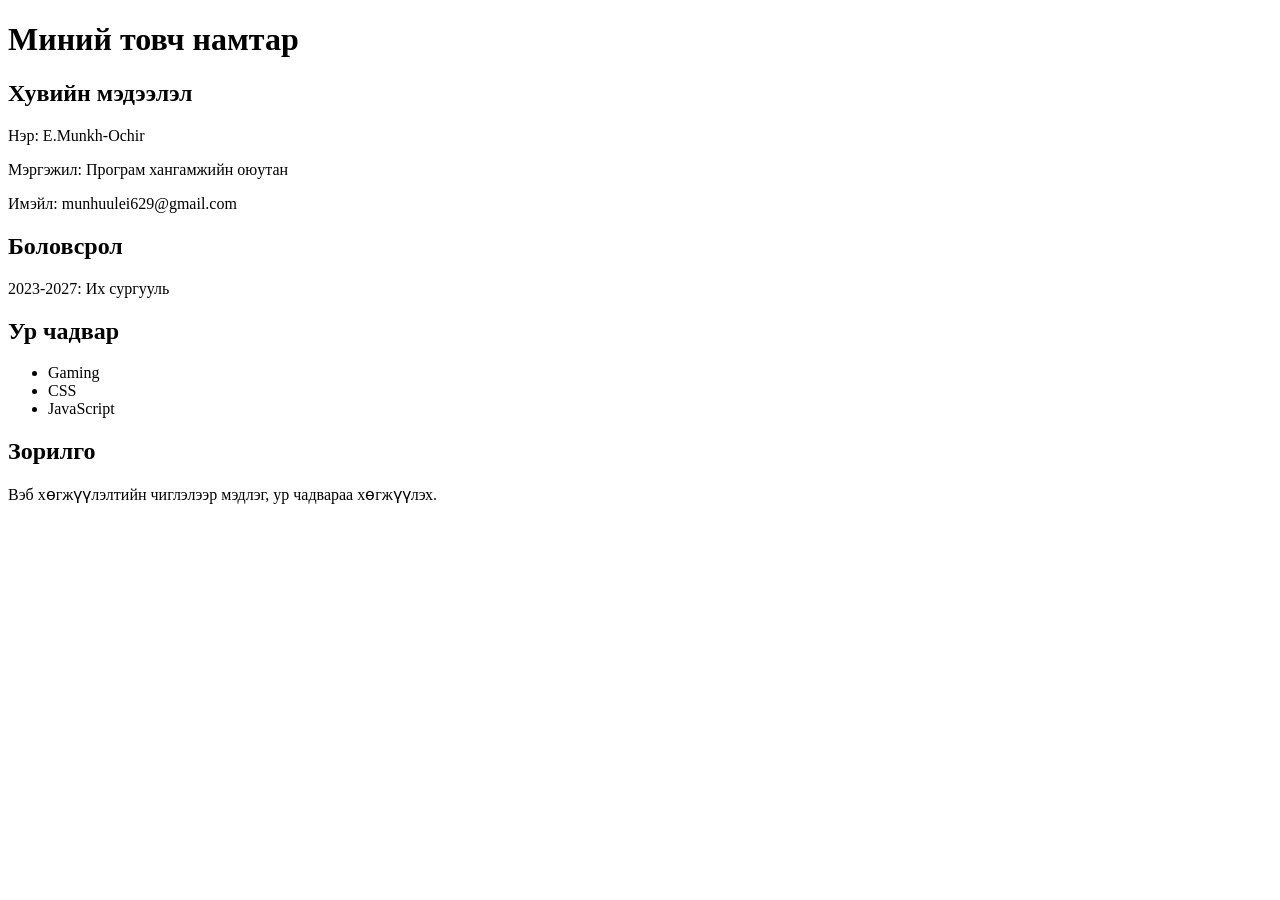
<file: lab1/index.html>
<!DOCTYPE html>
<html lang="mn">
<head>
    <meta charset="UTF-8">
    <meta name="viewport" content="width=device-width, initial-scale=1.0">
    <title>Миний товч CV</title>
</head>
<body>
    <h1>Миний товч намтар</h1>

    <h2>Хувийн мэдээлэл</h2>
    <p>Нэр: E.Munkh-Ochir</p>
    <p>Мэргэжил: Програм хангамжийн оюутан</p>
    <p>Имэйл: munhuulei629@gmail.com</p>

    <h2>Боловсрол</h2>
    <p>2023-2027: Их сургууль</p>

    <h2>Ур чадвар</h2>
    <ul>
        <li>Gaming</li>
        <li>CSS</li>
        <li>JavaScript</li>
    </ul>

    <h2>Зорилго</h2>
    <p>
        Вэб хөгжүүлэлтийн чиглэлээр мэдлэг,
        ур чадвараа хөгжүүлэх.
    </p>
</body>
</html>
</file>
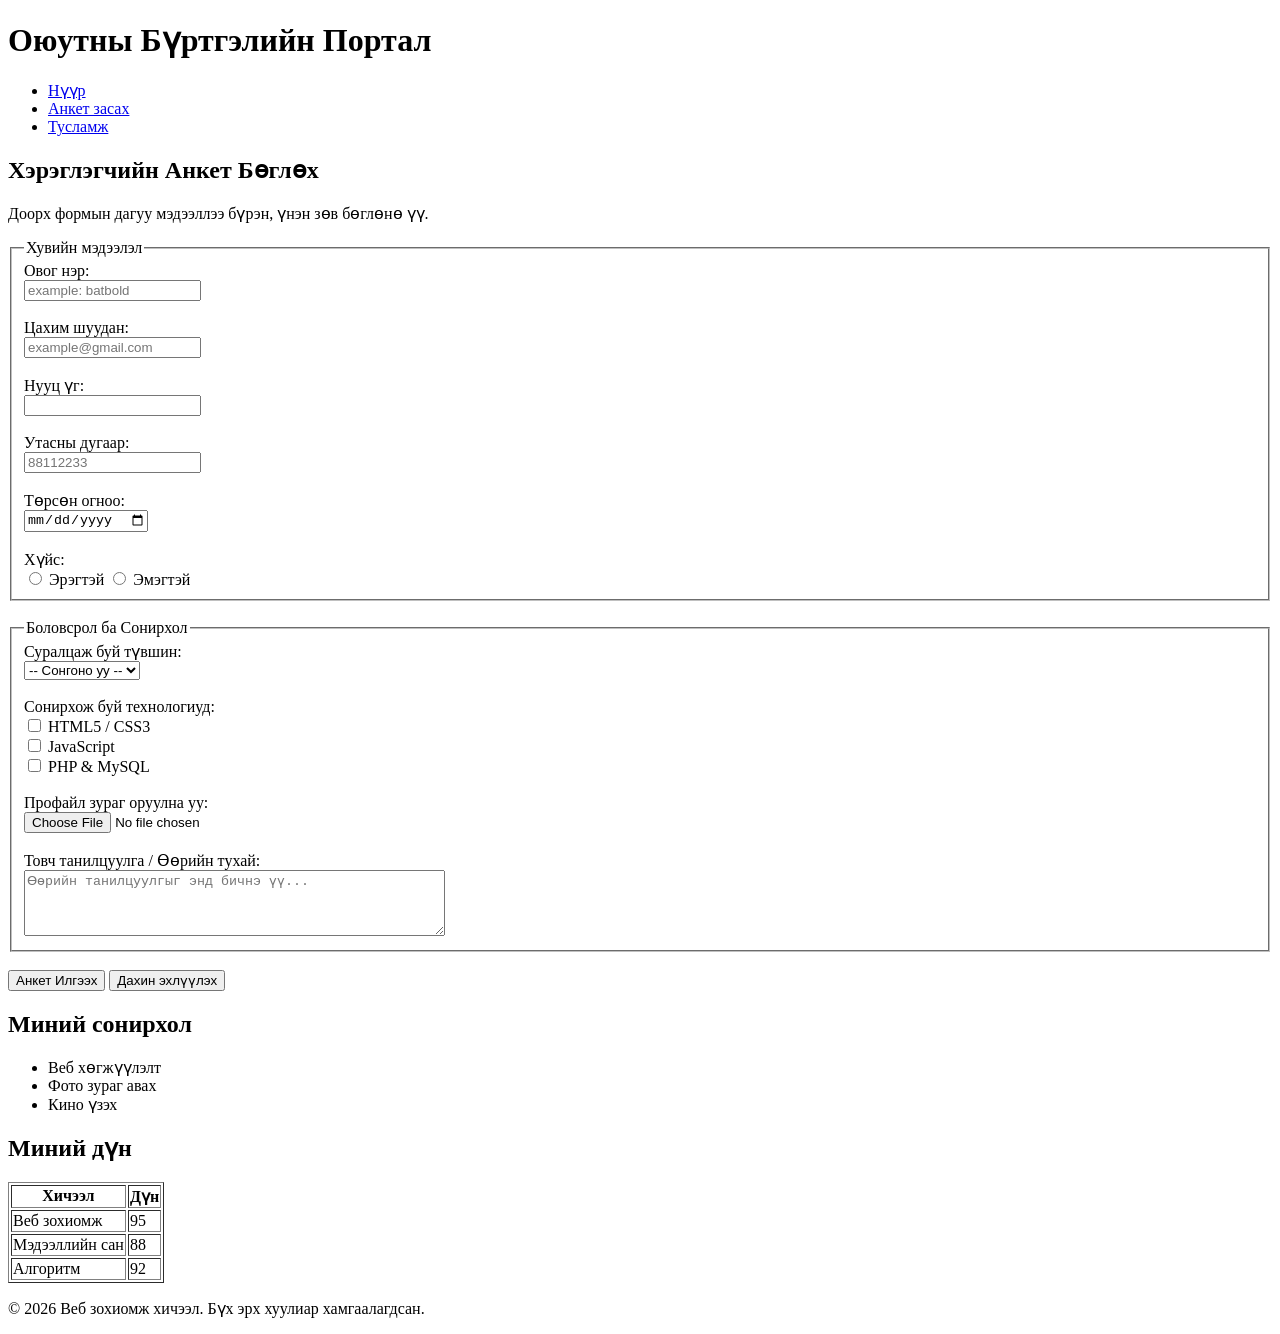
<file: lab2/index.html>
<!DOCTYPE html>
<html lang="mn">
<head>
    <meta charset="UTF-8">
    <meta name="viewport" content="width=device-width, initial-scale=1.0">
    <title>Лаборатори 02: Хэрэглэгчийн анкет</title>
</head>

<body>

    <!-- Толгой хэсэг -->
    <header>
        <h1>Оюутны Бүртгэлийн Портал</h1>

        <nav>
            <ul>
                <li><a href="../index.html">Нүүр</a></li>
                <li><a href="#">Анкет засах</a></li>
                <li><a href="#">Тусламж</a></li>
            </ul>
        </nav>
    </header>

    <!-- Үндсэн хэсэг -->
    <main>

        <!-- Хэрэглэгчийн анкет -->
        <article>
            <section>
                <h2>Хэрэглэгчийн Анкет Бөглөх</h2>

                <p>
                    Доорх формын дагуу мэдээллээ бүрэн,
                    үнэн зөв бөглөнө үү.
                </p>

                <form action="#" method="POST"
                      enctype="multipart/form-data">

                    <!-- Хувийн мэдээлэл -->
                    <fieldset>
                        <legend>Хувийн мэдээлэл</legend>

                        <label for="fullname">Овог нэр:</label><br>
                        <input
                            type="text"
                            id="fullname"
                            name="fullname"
                            placeholder="example: batbold"
                            required
                            minlength="2"
                        >
                        <br><br>

                        <label for="email">Цахим шуудан:</label><br>
                        <input
                            type="email"
                            id="email"
                            name="email"
                            placeholder="example@gmail.com"
                            required
                        >
                        <br><br>

                        <label for="password">Нууц үг:</label><br>
                        <input
                            type="password"
                            id="password"
                            name="password"
                            required
                            minlength="6"
                        >
                        <br><br>

                        <label for="phone">Утасны дугаар:</label><br>
                        <input
                            type="tel"
                            id="phone"
                            name="phone"
                            pattern="[0-9]{8}"
                            placeholder="88112233"
                            title="8 оронтой утасны дугаар оруулна уу"
                            required
                        >
                        <br><br>

                        <label for="dob">Төрсөн огноо:</label><br>
                        <input
                            type="date"
                            id="dob"
                            name="dob"
                            required
                        >
                        <br><br>

                        <label>Хүйс:</label><br>

                        <input
                            type="radio"
                            id="male"
                            name="gender"
                            value="male"
                            required
                        >
                        <label for="male">Эрэгтэй</label>

                        <input
                            type="radio"
                            id="female"
                            name="gender"
                            value="female"
                        >
                        <label for="female">Эмэгтэй</label>

                    </fieldset>

                    <br>

                    <!-- Боловсрол ба сонирхол -->
                    <fieldset>
                        <legend>Боловсрол ба Сонирхол</legend>

                        <label for="degree">
                            Суралцаж буй түвшин:
                        </label><br>

                        <select id="degree" name="degree" required>
                            <option value="">-- Сонгоно уу --</option>
                            <option value="bachelor">Бакалавр</option>
                            <option value="master">Магистр</option>
                            <option value="doctor">Докторант</option>
                        </select>

                        <br><br>

                        <label>Сонирхож буй технологиуд:</label>
                        <br>

                        <input
                            type="checkbox"
                            id="html"
                            name="skills"
                            value="HTML"
                        >
                        <label for="html">HTML5 / CSS3</label>
                        <br>

                        <input
                            type="checkbox"
                            id="js"
                            name="skills"
                            value="JavaScript"
                        >
                        <label for="js">JavaScript</label>
                        <br>

                        <input
                            type="checkbox"
                            id="php"
                            name="skills"
                            value="PHP"
                        >
                        <label for="php">PHP & MySQL</label>

                        <br><br>

                        <label for="avatar">
                            Профайл зураг оруулна уу:
                        </label><br>

                        <input
                            type="file"
                            id="avatar"
                            name="avatar"
                            accept="image/*"
                        >

                        <br><br>

                        <label for="bio">
                            Товч танилцуулга / Өөрийн тухай:
                        </label><br>

                        <textarea
                            id="bio"
                            name="bio"
                            rows="4"
                            cols="50"
                            placeholder="Өөрийн танилцуулгыг энд бичнэ үү..."
                        ></textarea>

                    </fieldset>

                    <br>

                    <button type="submit">
                        Анкет Илгээх
                    </button>

                    <button type="reset">
                        Дахин эхлүүлэх
                    </button>

                </form>
            </section>
        </article>

        <!-- Сонирхлын жагсаалт -->
        <section>
            <h2>Миний сонирхол</h2>

            <ul>
                <li>Веб хөгжүүлэлт</li>
                <li>Фото зураг авах</li>
                <li>Кино үзэх</li>
            </ul>
        </section>

        <!-- Дүнгийн хүснэгт -->
        <section>
            <h2>Миний дүн</h2>

            <table border="1">
                <thead>
                    <tr>
                        <th>Хичээл</th>
                        <th>Дүн</th>
                    </tr>
                </thead>

                <tbody>
                    <tr>
                        <td>Веб зохиомж</td>
                        <td>95</td>
                    </tr>

                    <tr>
                        <td>Мэдээллийн сан</td>
                        <td>88</td>
                    </tr>

                    <tr>
                        <td>Алгоритм</td>
                        <td>92</td>
                    </tr>
                </tbody>
            </table>
        </section>

    </main>

    <!-- Хөл хэсэг -->
    <footer>
        <p>
            &copy; 2026 Веб зохиомж хичээл.
            Бүх эрх хуулиар хамгаалагдсан.
        </p>
    </footer>

</body>
</html>
</file>
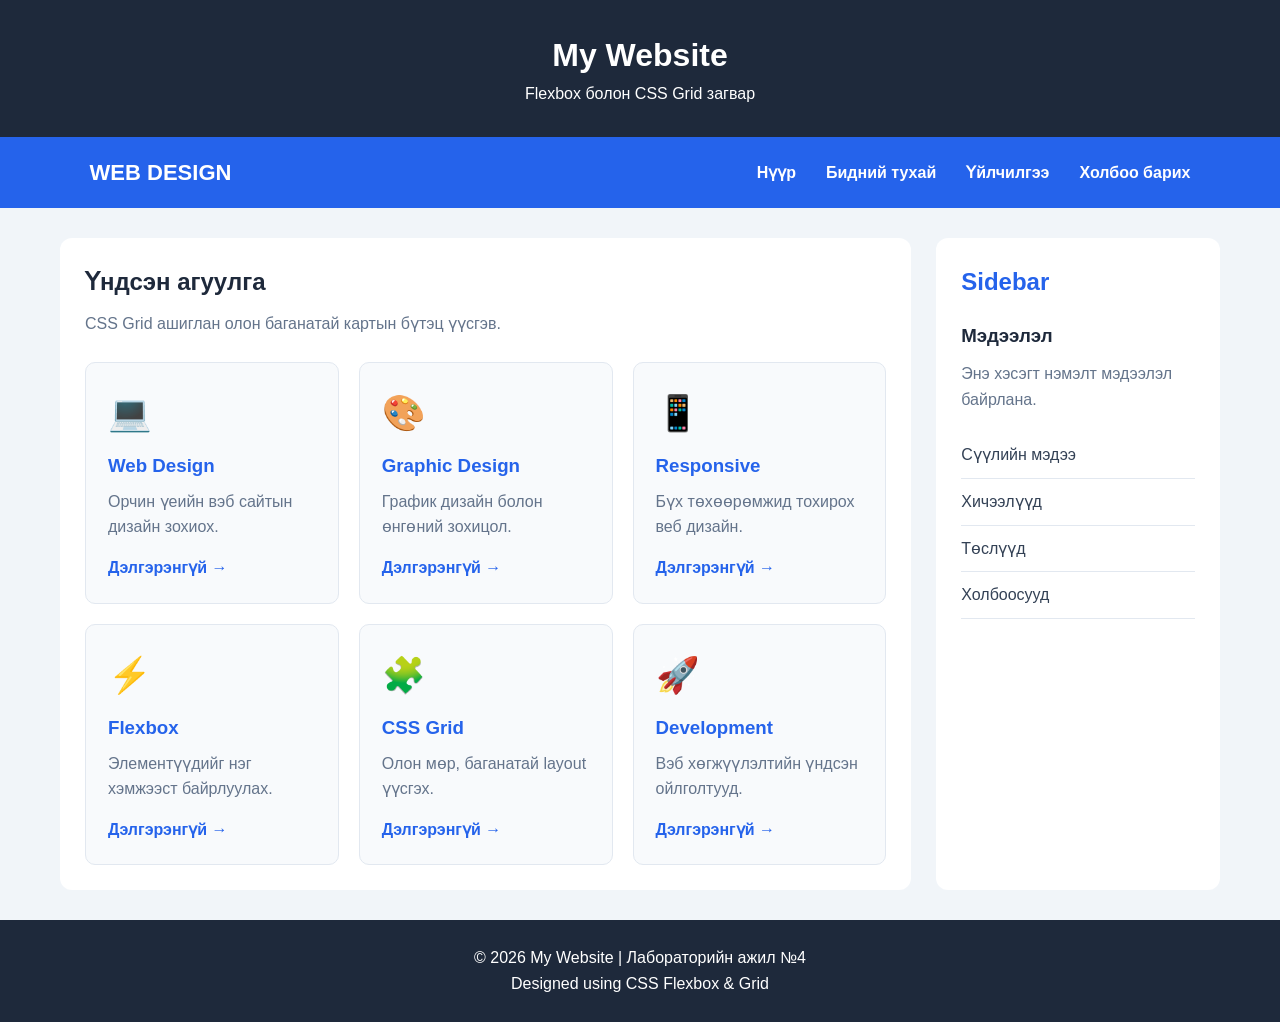
<file: lab4/index.html>
<!DOCTYPE html>
<html lang="mn">
<head>
    <meta charset="UTF-8">
    <meta name="viewport" content="width=device-width, initial-scale=1.0">
    <title>Лаборатори №4 - Flexbox & Grid</title>
    <link rel="stylesheet" href="style.css">
</head>
<body>

    <!-- Header -->
    <header class="header">
        <h1>My Website</h1>
        <p>Flexbox болон CSS Grid загвар</p>
    </header>

    <!-- Navigation -->
    <nav class="navbar">
        <div class="logo">WEB DESIGN</div>

        <ul class="nav-links">
            <li><a href="#">Нүүр</a></li>
            <li><a href="#">Бидний тухай</a></li>
            <li><a href="#">Үйлчилгээ</a></li>
            <li><a href="#">Холбоо барих</a></li>
        </ul>
    </nav>

    <!-- Main Layout -->
    <div class="container">

        <!-- Main Content -->
        <main class="main-content">
            <h2>Үндсэн агуулга</h2>
            <p class="description">
                CSS Grid ашиглан олон баганатай картын бүтэц үүсгэв.
            </p>

            <section class="card-grid">

                <article class="card">
                    <div class="card-icon">💻</div>
                    <h3>Web Design</h3>
                    <p>Орчин үеийн вэб сайтын дизайн зохиох.</p>
                    <a href="#">Дэлгэрэнгүй →</a>
                </article>

                <article class="card">
                    <div class="card-icon">🎨</div>
                    <h3>Graphic Design</h3>
                    <p>График дизайн болон өнгөний зохицол.</p>
                    <a href="#">Дэлгэрэнгүй →</a>
                </article>

                <article class="card">
                    <div class="card-icon">📱</div>
                    <h3>Responsive</h3>
                    <p>Бүх төхөөрөмжид тохирох веб дизайн.</p>
                    <a href="#">Дэлгэрэнгүй →</a>
                </article>

                <article class="card">
                    <div class="card-icon">⚡</div>
                    <h3>Flexbox</h3>
                    <p>Элементүүдийг нэг хэмжээст байрлуулах.</p>
                    <a href="#">Дэлгэрэнгүй →</a>
                </article>

                <article class="card">
                    <div class="card-icon">🧩</div>
                    <h3>CSS Grid</h3>
                    <p>Олон мөр, баганатай layout үүсгэх.</p>
                    <a href="#">Дэлгэрэнгүй →</a>
                </article>

                <article class="card">
                    <div class="card-icon">🚀</div>
                    <h3>Development</h3>
                    <p>Вэб хөгжүүлэлтийн үндсэн ойлголтууд.</p>
                    <a href="#">Дэлгэрэнгүй →</a>
                </article>

            </section>
        </main>

        <!-- Sidebar -->
        <aside class="sidebar">
            <h2>Sidebar</h2>
            <h3>Мэдээлэл</h3>
            <p>Энэ хэсэгт нэмэлт мэдээлэл байрлана.</p>

            <ul>
                <li><a href="#">Сүүлийн мэдээ</a></li>
                <li><a href="#">Хичээлүүд</a></li>
                <li><a href="#">Төслүүд</a></li>
                <li><a href="#">Холбоосууд</a></li>
            </ul>
        </aside>

    </div>

    <!-- Footer -->
    <footer class="footer">
        <p>© 2026 My Website | Лабораторийн ажил №4</p>
        <p>Designed using CSS Flexbox & Grid</p>
    </footer>

</body>
</html>
</file>
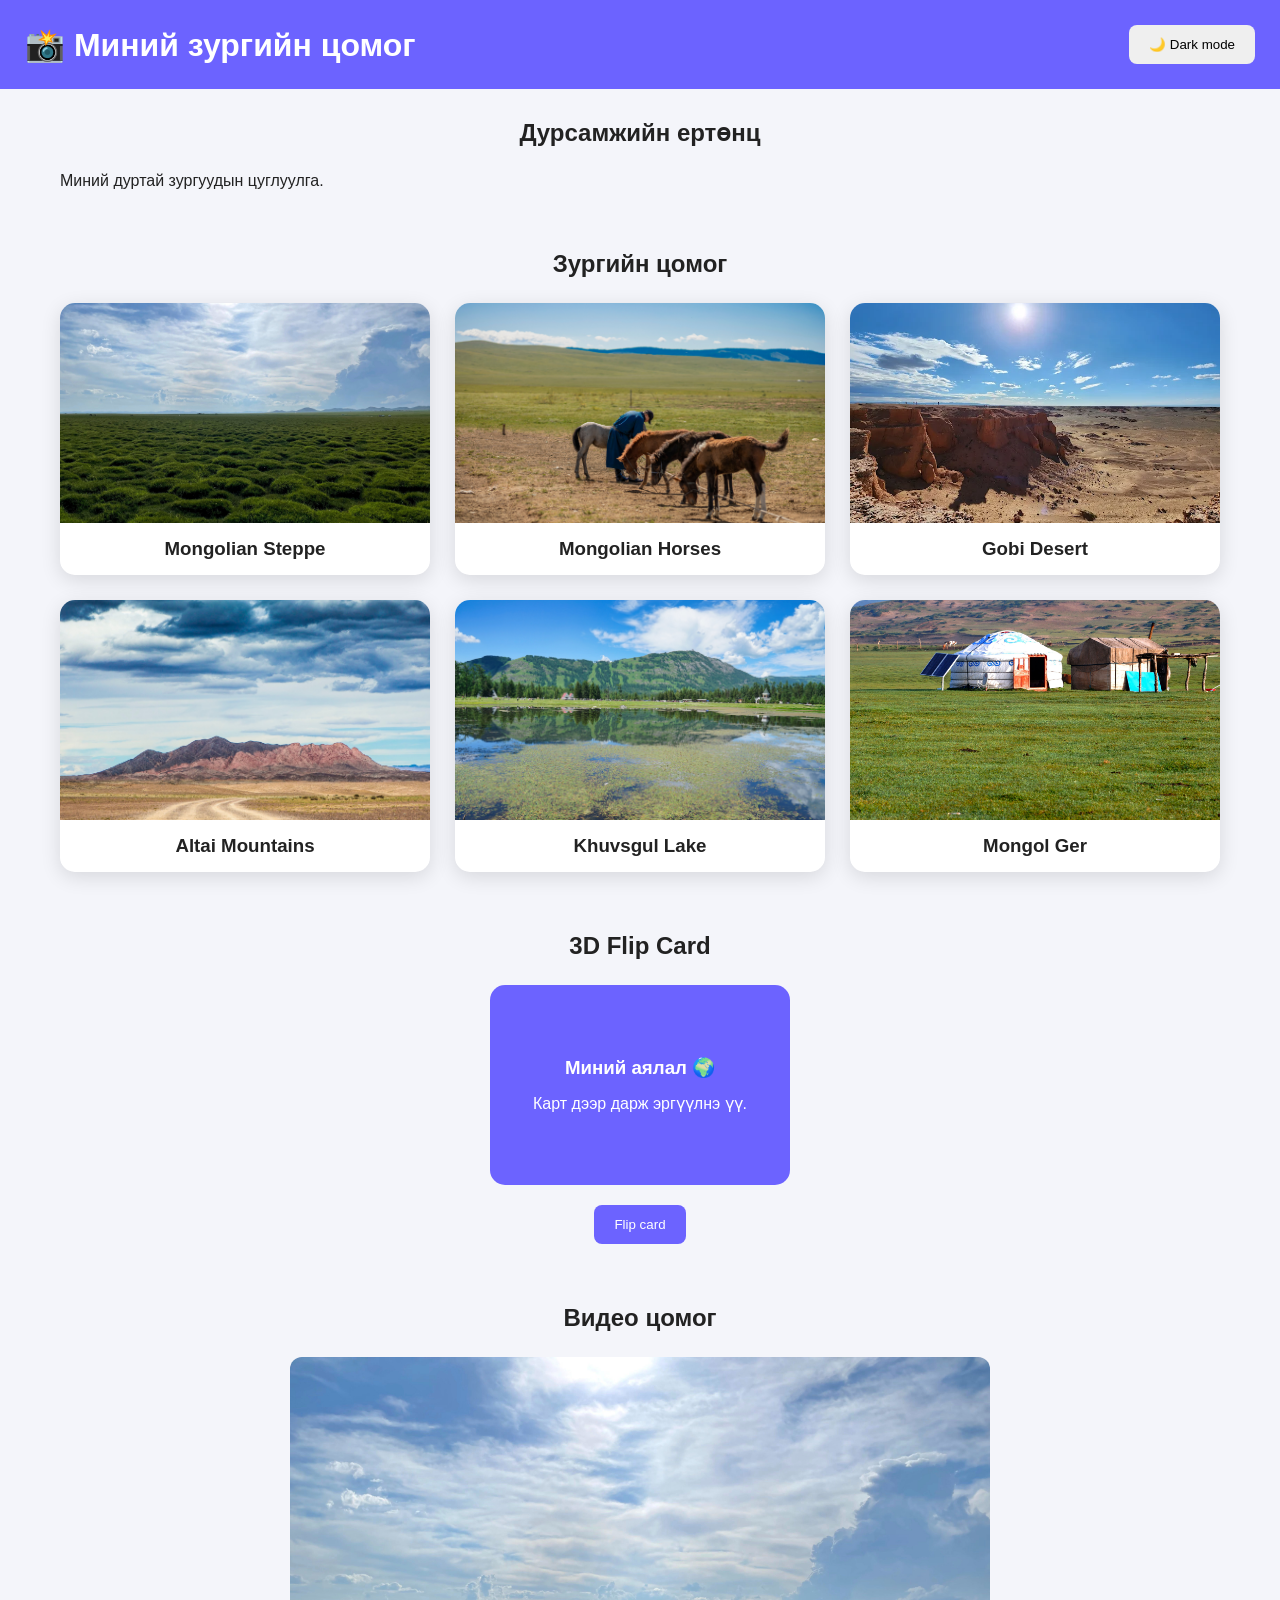
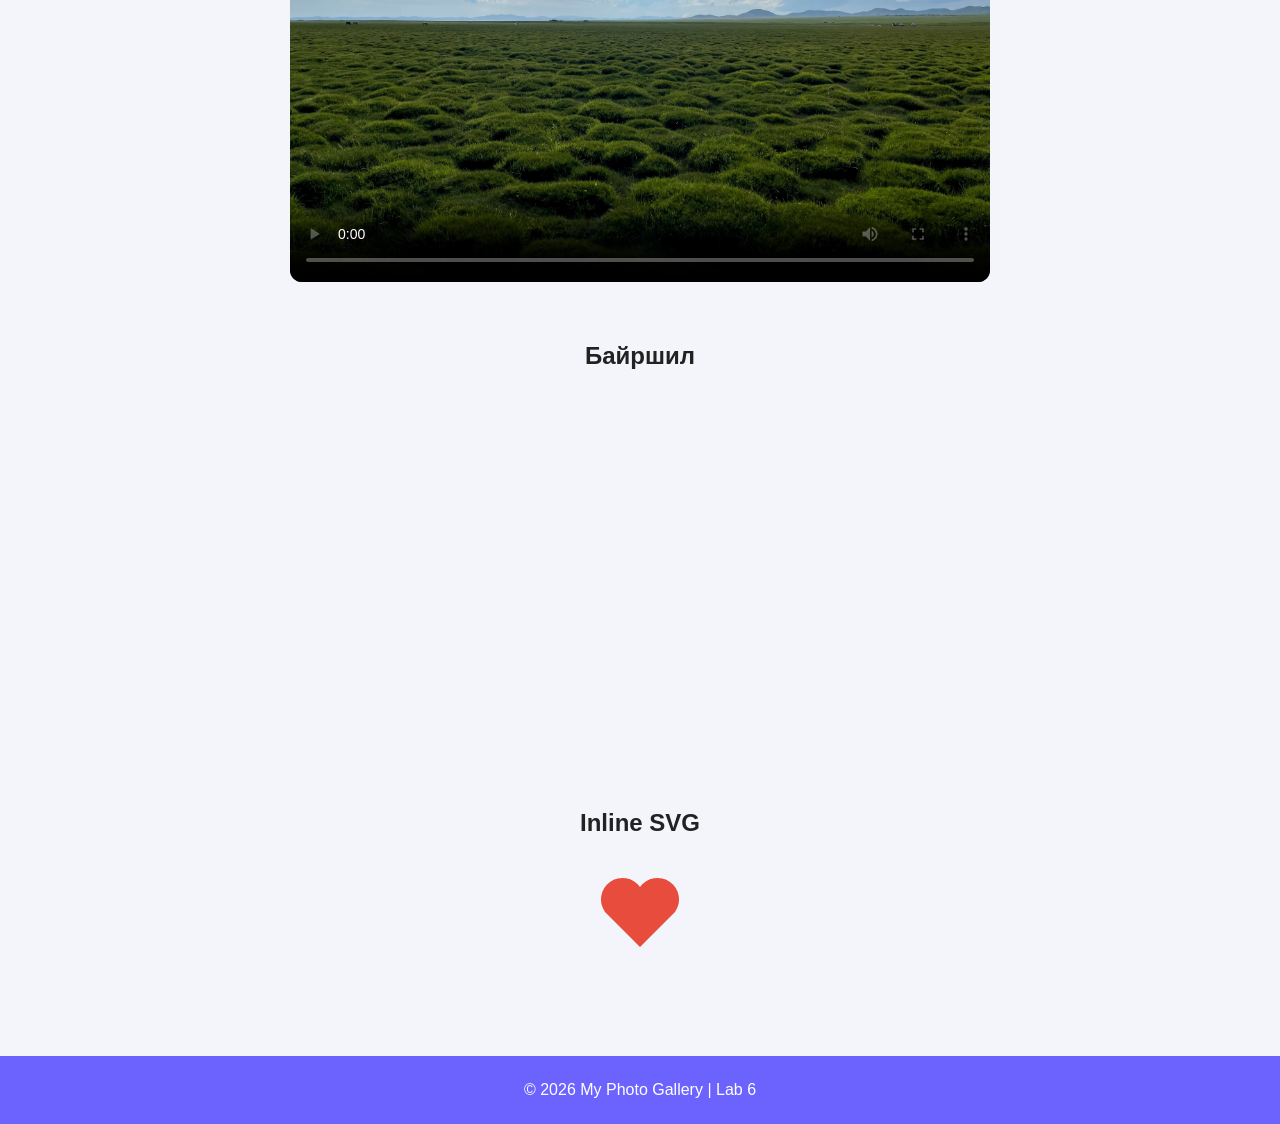
<file: lab6/index.html>
<!DOCTYPE html>
<html lang="mn">
<head>
    <meta charset="UTF-8">
    <meta name="viewport" content="width=device-width, initial-scale=1.0">
    <meta name="description" content="CSS3 animation ашигласан зургийн цомог">
    <title>Lab 6 | Photo Gallery</title>
    <link rel="stylesheet" href="style.css">
    <script src="script.js" defer></script>
</head>
<body>

<header class="header">
    <h1>📸 Миний зургийн цомог</h1>
    <button id="themeBtn" aria-label="Өнгөний горим солих">
        🌙 Dark mode
    </button>
</header>

<main>
    <section class="intro">
        <h2>Дурсамжийн ертөнц</h2>
        <p>Миний дуртай зургуудын цуглуулга.</p>
    </section>

    <section class="gallery-section">
        <h2>Зургийн цомог</h2>

        <div class="gallery">
            <article class="card" style="--i:0">
                <img src="img/photo1.jpg" alt="Байгалийн үзэсгэлэнт газар">
                <h3>Mongolian Steppe</h3>
            </article>

            <article class="card" style="--i:1">
                <img src="img/photo2.jpg" alt="Уулын байгаль">
                <h3>Mongolian Horses</h3>
            </article>

            <article class="card" style="--i:2">
                <img src="img/Desert.webp" alt="Далайн эрэг">
                <h3>Gobi Desert</h3>
            </article>

            <article class="card" style="--i:3">
                <img src="img/photo4.jpg" alt="Хотын дүр зураг">
                <h3>Altai Mountains</h3>
            </article>

            <article class="card" style="--i:4">
                <img src="img/photo5.jpg" alt="Нар жаргах үе">
                <h3>Khuvsgul Lake</h3>
            </article>

            <article class="card" style="--i:5">
                <img src="img/photo6.jpg" alt="Цэцэгс">
                <h3>Mongol Ger</h3>
            </article>
        </div>
    </section>

    <section class="flip-section">
        <h2>3D Flip Card</h2>

        <div class="flip-container" id="flipCard">
            <div class="flip-inner">
                <div class="flip-front">
                    <h3>Миний аялал 🌍</h3>
                    <p>Карт дээр дарж эргүүлнэ үү.</p>
                </div>

                <div class="flip-back">
                    <h3>Travel Memories</h3>
                    <p>Аялал бол хамгийн сайхан дурсамж.</p>
                </div>
            </div>
        </div>

        <button id="flipBtn">Flip card</button>
    </section>

    <section class="video-section">
        <h2>Видео цомог</h2>

        <video controls preload="metadata" poster="img/photo1.jpg">
            <source src="video/video/clip.mp4" type="video/mp4">

            <track
                src="video/video/clip.mn.vtt"
                kind="subtitles"
                srclang="mn"
                label="Монгол хадмал"
                default>

        </video>
    </section>

    <section class="map-section">
        <h2>Байршил</h2>

        <iframe
            src="https://www.openstreetmap.org/export/embed.html?bbox=106.85%2C47.90%2C106.95%2C47.95&layer=mapnik"
            title="Улаанбаатар хотын газрын зураг"
            loading="lazy"
            referrerpolicy="no-referrer">
        </iframe>
    </section>

    <section class="svg-section">
        <h2>Inline SVG</h2>

        <svg viewBox="0 0 100 100"
             width="100"
             height="100"
             role="img"
             aria-labelledby="heartTitle">
            <title id="heartTitle">Зүрхний дүрс</title>
            <path
                d="M50 85 L15 50 A20 20 0 0 1 50 25 A20 20 0 0 1 85 50 Z"
                fill="#e74c3c"/>
        </svg>
    </section>
</main>

<footer>
    <p>© 2026 My Photo Gallery | Lab 6</p>
</footer>

</body>
</html>
</file>
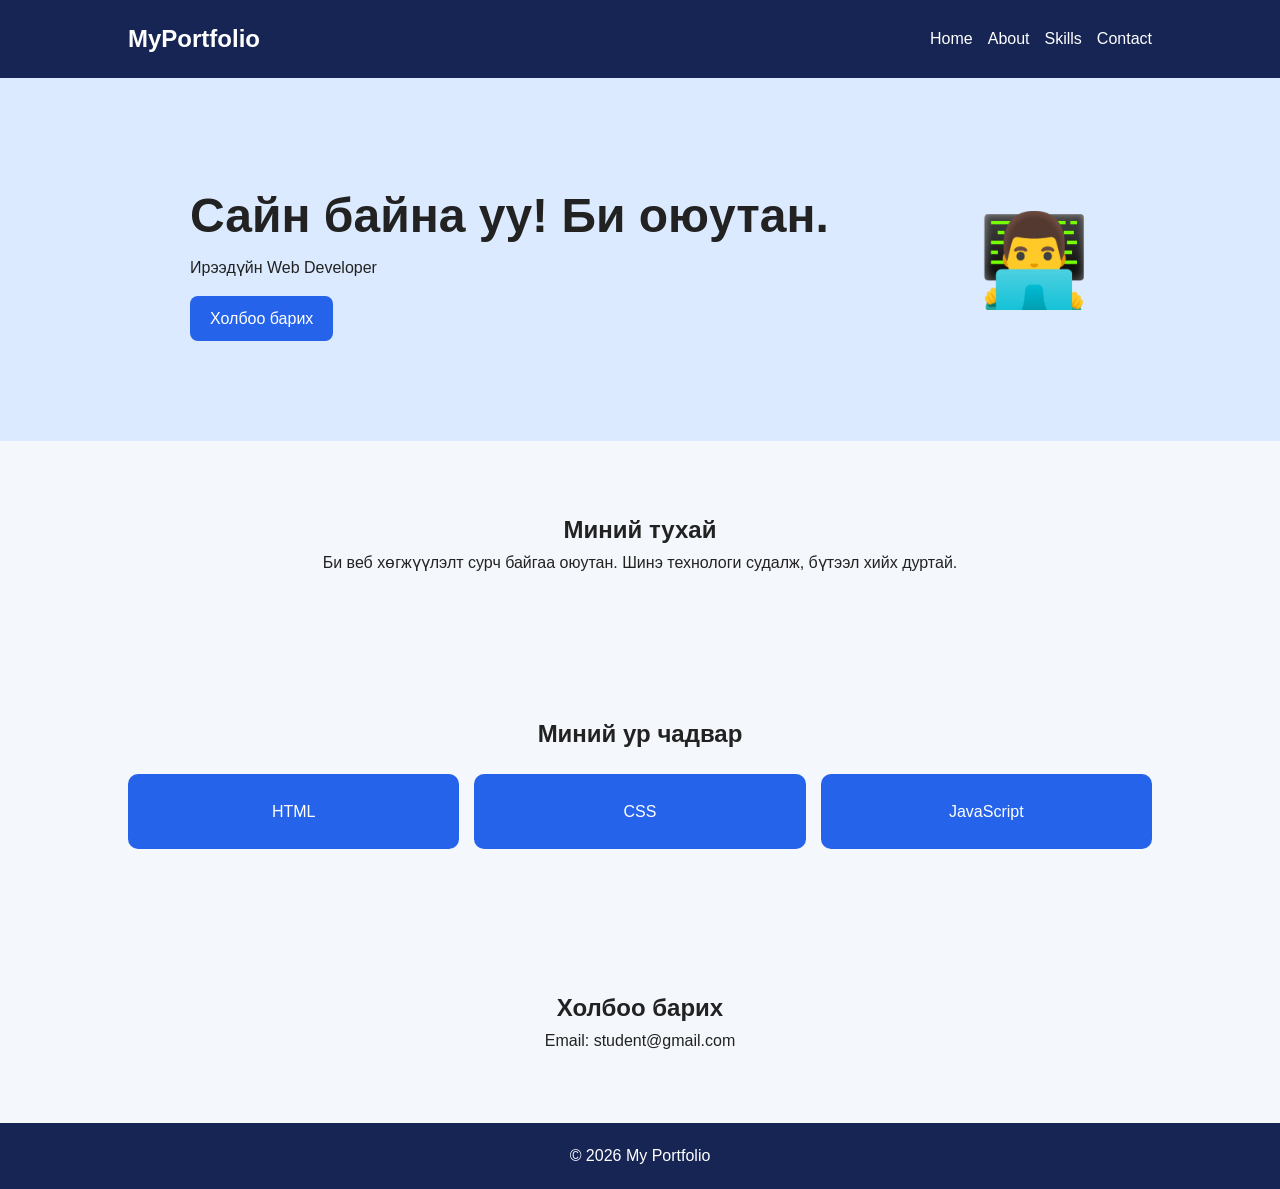
<file: Лаб 5. Responsive статик вэб хуудас + Wireframe даалгавар/index.html>
<!DOCTYPE html>
<html lang="mn">
<head>
    <meta charset="UTF-8">
    <meta name="viewport"
          content="width=device-width, initial-scale=1.0">
    <title>My Portfolio</title>
    <link rel="stylesheet" href="style.css">
</head>
<body>

<header>
    <div class="logo">MyPortfolio</div>

    <nav>
        <a href="#home">Home</a>
        <a href="#about">About</a>
        <a href="#skills">Skills</a>
        <a href="#contact">Contact</a>
    </nav>
</header>

<section id="home" class="hero">
    <div class="hero-text">
        <h1>Сайн байна уу! Би оюутан.</h1>
        <p>Ирээдүйн Web Developer</p>
        <a href="#contact" class="btn">Холбоо барих</a>
    </div>
    <div class="profile">👨‍💻</div>
</section>

<section id="about">
    <h2>Миний тухай</h2>
    <p>
        Би веб хөгжүүлэлт сурч байгаа оюутан.
        Шинэ технологи судалж, бүтээл хийх дуртай.
    </p>
</section>

<section id="skills">
    <h2>Миний ур чадвар</h2>
    <div class="skills">
        <div class="skill">HTML</div>
        <div class="skill">CSS</div>
        <div class="skill">JavaScript</div>
    </div>
</section>

<section id="contact">
    <h2>Холбоо барих</h2>
    <p>Email: student@gmail.com</p>
</section>

<footer>
    © 2026 My Portfolio
</footer>

</body>
</html>
</file>
<file: lab4/style.css>
/* Ерөнхий тохиргоо */
* {
    margin: 0;
    padding: 0;
    box-sizing: border-box;
}

body {
    font-family: Arial, sans-serif;
    background-color: #f1f5f9;
    color: #1e293b;
    line-height: 1.6;
}

/* HEADER */
.header {
    background: #1e293b;
    color: white;
    text-align: center;
    padding: 30px;
}

/* NAVIGATION - FLEXBOX */
.navbar {
    background-color: #2563eb;
    display: flex;
    justify-content: space-between;
    align-items: center;
    padding: 18px 7%;
}

.logo {
    color: white;
    font-size: 22px;
    font-weight: bold;
}

.nav-links {
    display: flex;
    list-style: none;
    gap: 30px;
}

.nav-links a {
    color: white;
    text-decoration: none;
    font-weight: bold;
}

.nav-links a:hover {
    color: #bfdbfe;
}

/* MAIN LAYOUT */
.container {
    display: grid;
    grid-template-columns: 3fr 1fr;
    gap: 25px;
    max-width: 1200px;
    margin: 30px auto;
    padding: 0 20px;
}

/* MAIN CONTENT */
.main-content {
    background: white;
    padding: 25px;
    border-radius: 12px;
}

.main-content h2 {
    margin-bottom: 10px;
}

.description {
    color: #64748b;
    margin-bottom: 25px;
}

/* CARD GRID */
.card-grid {
    display: grid;
    grid-template-columns: repeat(3, 1fr);
    gap: 20px;
}

/* CARD DESIGN */
.card {
    background-color: #f8fafc;
    padding: 22px;
    border-radius: 10px;
    border: 1px solid #e2e8f0;

    display: flex;
    flex-direction: column;
    justify-content: space-between;
    align-items: flex-start;

    transition: 0.3s;
}

.card:hover {
    transform: translateY(-5px);
    box-shadow: 0 5px 15px rgba(0,0,0,0.1);
}

.card-icon {
    font-size: 35px;
    margin-bottom: 10px;
}

.card h3 {
    color: #2563eb;
    margin-bottom: 8px;
}

.card p {
    color: #64748b;
    margin-bottom: 15px;
}

.card a {
    color: #2563eb;
    text-decoration: none;
    font-weight: bold;
}

/* SIDEBAR */
.sidebar {
    background: white;
    padding: 25px;
    border-radius: 12px;
}

.sidebar h2 {
    color: #2563eb;
    margin-bottom: 20px;
}

.sidebar h3 {
    margin-bottom: 10px;
}

.sidebar p {
    color: #64748b;
    margin-bottom: 20px;
}

.sidebar ul {
    list-style: none;
}

.sidebar li {
    padding: 10px 0;
    border-bottom: 1px solid #e2e8f0;
}

.sidebar a {
    text-decoration: none;
    color: #334155;
}

/* FOOTER */
.footer {
    background: #1e293b;
    color: white;
    text-align: center;
    padding: 25px;
    margin-top: 30px;
}

/* RESPONSIVE DESIGN */
@media (max-width: 900px) {
    .container {
        grid-template-columns: 1fr;
    }

    .card-grid {
        grid-template-columns: repeat(2, 1fr);
    }
}

@media (max-width: 600px) {
    .navbar {
        flex-direction: column;
        gap: 15px;
    }

    .nav-links {
        flex-wrap: wrap;
        justify-content: center;
        gap: 15px;
    }

    .card-grid {
        grid-template-columns: 1fr;
    }
}
</file>
<file: lab6/style.css>
/* DESIGN TOKENS */
:root {
    --primary: #6c63ff;
    --background: #f4f5fa;
    --surface: #ffffff;
    --text: #222222;
    --shadow: 0 5px 20px rgba(0,0,0,0.12);
    --radius: 15px;
    --duration: 0.4s;
}

/* DARK MODE */
body.dark {
    --background: #151515;
    --surface: #252525;
    --text: #ffffff;
}

/* GENERAL */
* {
    margin: 0;
    padding: 0;
    box-sizing: border-box;
}

body {
    font-family: Arial, sans-serif;
    background: var(--background);
    color: var(--text);
    transition: background var(--duration), color var(--duration);
}

.header {
    padding: 25px;
    background: var(--primary);
    color: white;
    display: flex;
    justify-content: space-between;
    align-items: center;
}

button {
    padding: 12px 20px;
    border: none;
    border-radius: 8px;
    cursor: pointer;
    transition: transform 0.3s, background 0.3s;
}

button:hover {
    transform: scale(1.07);
}

button:focus-visible,
.card:focus-visible {
    outline: 3px solid var(--primary);
    outline-offset: 5px;
}

main {
    max-width: 1200px;
    margin: auto;
    padding: 30px 20px;
}

section {
    margin-bottom: 60px;
}

h2 {
    margin-bottom: 25px;
    text-align: center;
}

/* GALLERY GRID */
.gallery {
    display: grid;
    grid-template-columns: repeat(3, 1fr);
    gap: 25px;
}

.card {
    background: var(--surface);
    border-radius: var(--radius);
    overflow: hidden;
    box-shadow: var(--shadow);
    animation: fadeIn 0.8s ease both;
    animation-delay: calc(var(--i) * 0.15s);
    transition: transform 0.4s, box-shadow 0.4s;
}

.card:hover,
.card:focus-visible {
    transform: translateY(-10px) scale(1.03);
    box-shadow: 0 15px 30px rgba(0,0,0,0.2);
}

.card img {
    width: 100%;
    height: 220px;
    object-fit: cover;
    display: block;
    transition: transform 0.5s;
}

.card:hover img,
.card:focus-visible img {
    transform: scale(1.08);
}

.card h3 {
    padding: 15px;
    text-align: center;
}

/* KEYFRAMES */
@keyframes fadeIn {
    from {
        opacity: 0;
        transform: translateY(30px);
    }

    to {
        opacity: 1;
        transform: translateY(0);
    }
}

/* 3D FLIP CARD */
.flip-container {
    width: 300px;
    height: 200px;
    margin: 20px auto;
    perspective: 1000px;
}

.flip-inner {
    width: 100%;
    height: 100%;
    position: relative;
    transform-style: preserve-3d;
    transition: transform 0.8s;
}

.flip-container.flipped .flip-inner {
    transform: rotateY(180deg);
}

.flip-front,
.flip-back {
    position: absolute;
    width: 100%;
    height: 100%;
    border-radius: 15px;
    display: flex;
    flex-direction: column;
    justify-content: center;
    align-items: center;
    gap: 15px;
    backface-visibility: hidden;
    background: var(--primary);
    color: white;
    text-align: center;
    padding: 20px;
}

.flip-back {
    transform: rotateY(180deg);
    background: #e67e22;
}

#flipBtn {
    display: block;
    margin: 20px auto;
    background: var(--primary);
    color: white;
}

/* VIDEO */
video {
    display: block;
    width: 100%;
    max-width: 700px;
    margin: auto;
    border-radius: 12px;
}

/* IFRAME */
iframe {
    width: 100%;
    height: 350px;
    border: none;
    border-radius: 12px;
}

/* SVG */
.svg-section {
    text-align: center;
}

/* FOOTER */
footer {
    padding: 25px;
    text-align: center;
    background: var(--primary);
    color: white;
}

/* RESPONSIVE */
@media (max-width: 768px) {
    .gallery {
        grid-template-columns: repeat(2, 1fr);
    }

    .header {
        flex-direction: column;
        gap: 15px;
    }
}

@media (max-width: 480px) {
    .gallery {
        grid-template-columns: 1fr;
    }
}

/* ACCESSIBILITY */
@media (prefers-reduced-motion: reduce) {
    *,
    *::before,
    *::after {
        animation-duration: 0.01ms !important;
        animation-iteration-count: 1 !important;
        transition-duration: 0.01ms !important;
        scroll-behavior: auto !important;
    }
}
</file>
<file: Лаб 5. Responsive статик вэб хуудас + Wireframe даалгавар/style.css>
/* MOBILE FIRST */
* {
    margin: 0;
    padding: 0;
    box-sizing: border-box;
}

html {
    scroll-behavior: smooth;
}

body {
    font-family: Arial, sans-serif;
    line-height: 1.6;
    background: #f4f7fb;
    color: #222;
    overflow-x: hidden;
}

header {
    background: #172554;
    color: white;
    padding: 18px 5%;
    display: flex;
    flex-direction: column;
    align-items: center;
    gap: 12px;
}

.logo {
    font-size: 24px;
    font-weight: bold;
}

nav {
    display: flex;
    flex-wrap: wrap;
    justify-content: center;
    gap: 15px;
}

nav a {
    color: white;
    text-decoration: none;
}

.hero {
    padding: 50px 5%;
    display: flex;
    flex-direction: column;
    align-items: center;
    text-align: center;
    gap: 25px;
    background: #dbeafe;
}

.hero h1 {
    font-size: 28px;
}

.profile {
    font-size: 90px;
}

.btn {
    display: inline-block;
    margin-top: 15px;
    padding: 10px 20px;
    background: #2563eb;
    color: white;
    text-decoration: none;
    border-radius: 8px;
}

section {
    padding: 40px 5%;
    text-align: center;
}

.skills {
    display: grid;
    grid-template-columns: 1fr;
    gap: 15px;
    margin-top: 20px;
}

.skill {
    background: #2563eb;
    color: white;
    padding: 25px;
    border-radius: 10px;
}

footer {
    background: #172554;
    color: white;
    text-align: center;
    padding: 20px;
}

/* TABLET */
@media (min-width: 600px) {
    header {
        flex-direction: row;
        justify-content: space-between;
    }

    .hero {
        flex-direction: row;
        justify-content: space-around;
        text-align: left;
    }

    .hero h1 {
        font-size: 36px;
    }

    .skills {
        grid-template-columns: repeat(2, 1fr);
    }
}

/* DESKTOP */
@media (min-width: 1024px) {
    header {
        padding: 20px 10%;
    }

    .hero {
        padding: 100px 10%;
    }

    .hero h1 {
        font-size: 48px;
    }

    section {
        padding: 70px 10%;
    }

    .skills {
        grid-template-columns: repeat(3, 1fr);
    }
}
</file>
